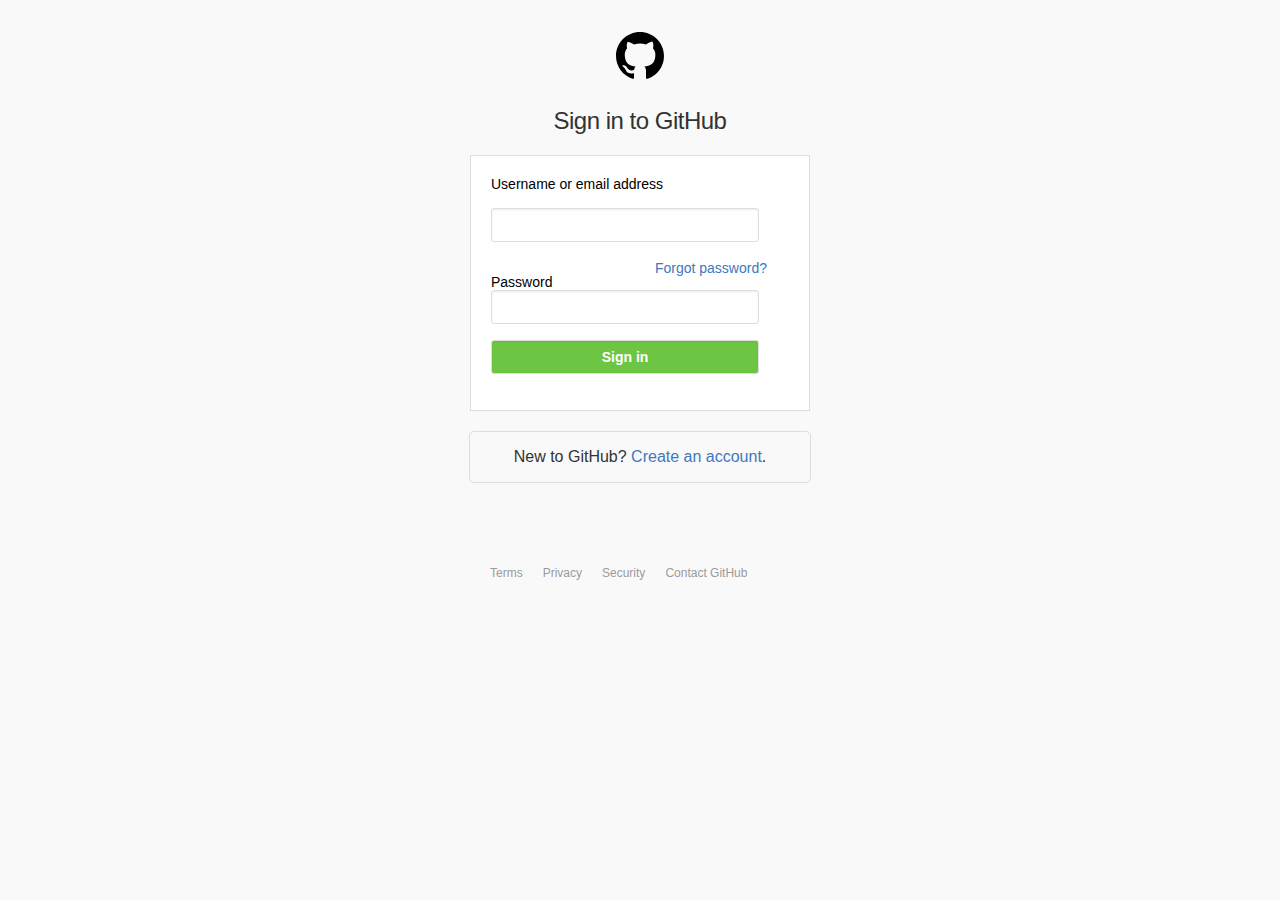
<file: index.htm>
<!DOCTYPE html>
<html>
  <head>
    <title>Sign in to GitHub · GitHub</title>
	<link rel="icon" href="images/index.ico">
	<link rel="stylesheet" href="styles/style.css" text="text/css">
	<meta charset="utf-8">
  </head>
  <body>
	<a href="https://github.com" id="icon">
	  <svg aria-hidden="true" class="octicon octicon-mark-github" height="48" version="1.1" viewBox="0 0 16 16" width="48"><path fill-rule="evenodd" d="M8 0C3.58 0 0 3.58 0 8c0 3.54 2.29 6.53 5.47 7.59.4.07.55-.17.55-.38 0-.19-.01-.82-.01-1.49-2.01.37-2.53-.49-2.69-.94-.09-.23-.48-.94-.82-1.13-.28-.15-.68-.52-.01-.53.63-.01 1.08.58 1.23.82.72 1.21 1.87.87 2.33.66.07-.52.28-.87.51-1.07-1.78-.2-3.64-.89-3.64-3.95 0-.87.31-1.59.82-2.15-.08-.2-.36-1.02.08-2.12 0 0 .67-.21 2.2.82.64-.18 1.32-.27 2-.27.68 0 1.36.09 2 .27 1.53-1.04 2.2-.82 2.2-.82.44 1.1.16 1.92.08 2.12.51.56.82 1.27.82 2.15 0 3.07-1.87 3.75-3.65 3.95.29.25.54.73.54 1.48 0 1.07-.01 1.93-.01 2.2 0 .21.15.46.55.38A8.013 8.013 0 0 0 16 8c0-4.42-3.58-8-8-8z"/></svg>
		
	</a>
	<h1> Sign in to GitHub</h1>
	<div class="auth">
	  <form action="https://github.com">
	    Username or email address</br></br>
	    <input type="name"></br>
		<a id="forgot" href="https://github.com/password_reset">Forgot password?</a></br>
		Password</br>
	    <input type="password"></br>
		<input type="submit" id="submit" value="Sign in"></br>
	  </form>
	</div>
	<div class="new">
	<p id="acc">New to GitHub? <a id="create" href="https://github.com/join?source=login">Create an account</a>.</p>
	</div>
	<div class="footer">
	  <ul>
	    <li><a class="bottom" href="https://github.com/site/terms">Terms</a></li>
	    <li><a class="bottom" href="https://github.com/site/privacy">Privacy</a></li>
	    <li><a class="bottom" href="https://github.com/security">Security</a></li>
	    <li><a class="bottom" href="https://github.com/contact">Contact GitHub</a></li>
	  </ul>
	</div>
	<script src="scripts/main.js"></script>
  </body>
</html>
</file>
<file: styles/style.css>
html {
	background-color: #f9f9f9 ;
	font-family: -apple-system, BlinkMacSystemFont, "Segoe UI", Helvetica, Arial, sans-serif, "Apple Color Emoji", "Segoe UI Emoji", "Segoe UI Symbol";
}

a#icon {
	display: block;
	text-align: center;
	margin-top: 32px;
	outline: none;
}

h1 {
	text-align: center;
	font-weight: 300;
	font-size: 24px;
	line-height: 1.5;
	letter-spacing: -0.5px;
	color: #333;
	margin-top: 19px;
}

div.auth {
	background-color: #fff;
	border: 1px solid #d8dee2;
	padding: 20px;
	font-size: 14px;
	width: 340px;
	margin: 0 auto;
	box-sizing: border-box;
}

a#forgot {
	float: right;
	text-decoration: none;
	color: #4078c0;
	box-sizing: border-box;
	display: block;
	margin-bottom: 7px;
	margin-top: 2px;
	width: 45%;
}

input {
	color: #999;
	display: block;
	width: 90%;
	min-height: 34px;
	padding: 6px 8px;
	font-size: 14px;
	line-height: 20px;
	color: #333;
	vertical-align: middle;
	background-color: #fff;
	background-repeat: no-repeat;
	background-position: rigth 8px center;
	border: 1px solid #ddd;
	border-radius: 3px;
	outline: none;
	box-sizing: border-box;
	font: inherit;
	margin: 0;
	overflow: visible;
	box-shadow: inset 0 1px 2px rgba(0,0,0,0.075);
}

input:focus {
	border-color: #51a7e8;
	outline: none;
	box-shadow: inset 0 1px 2px rgba(0,0,0,0.075),0 0 5px rgba(81,167,232,0.5);
}

input#submit {
	background-color: #6cc644;
	color: white;
	font-weight: bold;
}

div.new {
	text-align: center;
	border: 1px solid #d8dee2;
	border-radius: 5px;
	width: 340px;
	margin: 0 auto;
	margin-top: 20px;
}

a#create {
	color: #4078c0;
	text-decoration: none;
	font-size: 14;
}

p {
	font-size: 14;
	color: #333;
}

a.bottom {
	text-decoration: none;
}

a.bottom {
	color: #9b9b9b;
}

ul {
	list-style: none;
	color: #9b9b9b;
}

li {
	float: left;
}

li a {
	padding: 10px;
	font-size: 12px;
}

div.footer {
	width: 400px;
	margin: 80px auto;
	padding-bottom: 20px;
}
</file>
